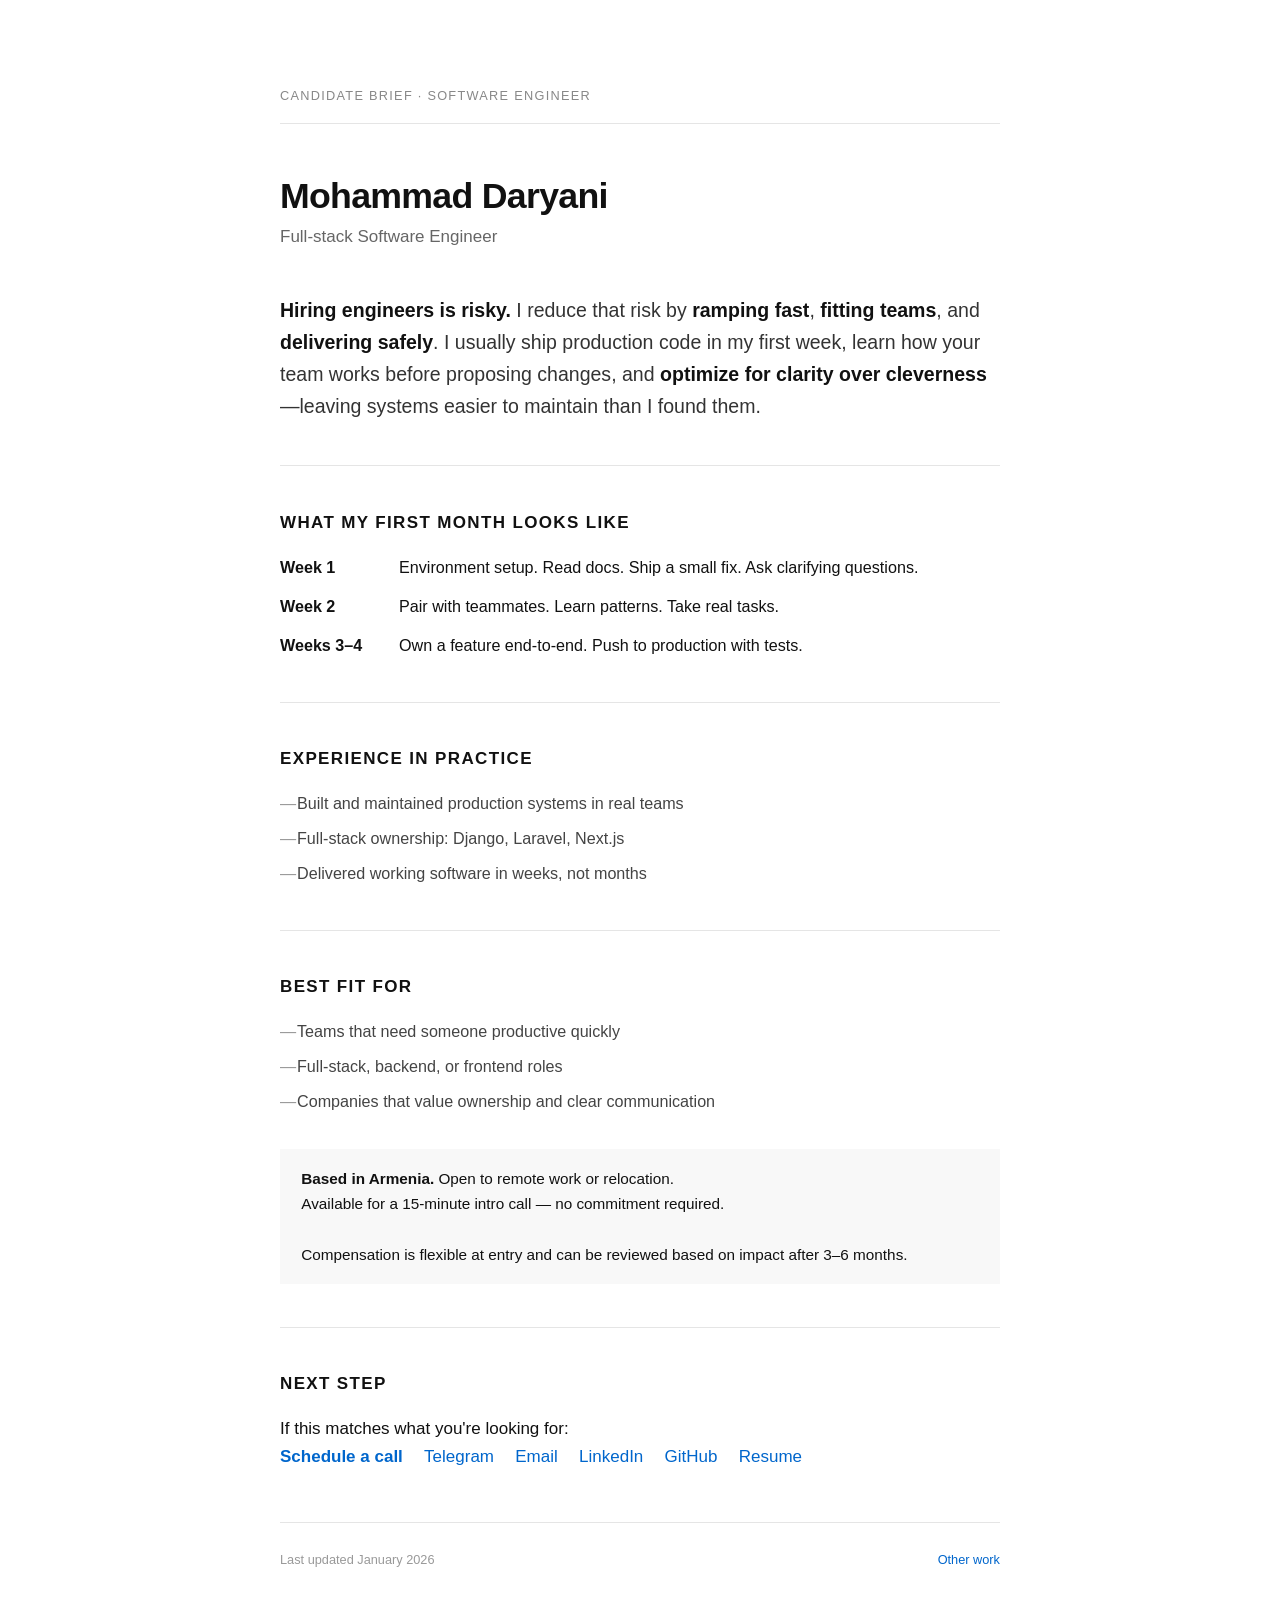
<file: index.html>
<!doctype html>
<html lang="en">
    <head>
        <meta charset="UTF-8" />
        <meta name="viewport" content="width=device-width, initial-scale=1.0" />
        <title>Mohammad Daryani — Software Engineer</title>

        <meta
            name="description"
            content="Full-stack software engineer. Fast ramp-up, strong team fit, safe delivery. Available for intro calls."
        />

        <link rel="canonical" href="https://mohammaddaryani.dev/" />
        <meta name="author" content="Mohammad Daryani" />
        <meta name="robots" content="index, follow" />

        <!-- Open Graph -->
        <meta property="og:type" content="website" />
        <meta
            property="og:title"
            content="Mohammad Daryani — Software Engineer"
        />
        <meta
            property="og:description"
            content="Hiring engineers is risky. I reduce that risk by ramping fast and delivering safely."
        />
        <meta property="og:url" content="https://mohammaddaryani.dev/" />
        <meta property="og:site_name" content="Mohammad Daryani" />
        <meta
            property="og:image"
            content="https://mohammaddaryani.dev/assets/og-image.png"
        />
        <meta property="og:locale" content="en_US" />
        <meta property="og:image:width" content="1200" />
        <meta property="og:image:height" content="630" />

        <!-- Telegram -->
        <meta name="telegram:card" content="summary_large_image" />
        <meta
            name="telegram:title"
            content="Mohammad Daryani — Software Engineer"
        />
        <meta
            name="telegram:description"
            content="Full-stack software engineer. Fast ramp-up, strong team fit, safe delivery."
        />
        <meta
            name="telegram:image"
            content="https://mohammaddaryani.dev/assets/og-image.png"
        />

        <!-- Twitter -->
        <meta name="twitter:card" content="summary_large_image" />
        <meta
            name="twitter:title"
            content="Mohammad Daryani — Software Engineer"
        />
        <meta
            name="twitter:description"
            content="Hiring engineers is risky. I reduce that risk by ramping fast and delivering safely."
        />
        <meta
            name="twitter:image"
            content="https://mohammaddaryani.dev/assets/og-image.png"
        />
        <!-- Site icon -->
        <link rel="icon" href="/assets/profile.webp" type="image/webp" />

        <!-- Clarity Tracking -->
        <script type="text/javascript">
            (function (c, l, a, r, i, t, y) {
                c[a] =
                    c[a] ||
                    function () {
                        (c[a].q = c[a].q || []).push(arguments);
                    };
                t = l.createElement(r);
                t.async = 1;
                t.src = "https://www.clarity.ms/tag/" + i;
                y = l.getElementsByTagName(r)[0];
                y.parentNode.insertBefore(t, y);
            })(window, document, "clarity", "script", "tcsae73rx0");
        </script>

        <!-- Structured Data -->
        <script type="application/ld+json">
            {
                "@context": "https://schema.org",
                "@type": "Person",
                "name": "Mohammad Daryani",
                "url": "https://mohammaddaryani.dev/",
                "sameAs": [
                    "https://linkedin.com/in/m-daryani/",
                    "https://github.com/7smd7",
                    "https://instagram.com/findirisi",
                    "https://t.me/findirisi"
                ],
                "jobTitle": "Software Engineer",
                "email": "mailto:1mo.daryani@gmail.com"
            }
        </script>

        <style>
            *,
            *::before,
            *::after {
                box-sizing: border-box;
                margin: 0;
                padding: 0;
            }

            html {
                font-size: 17px;
            }

            body {
                font-family:
                    -apple-system, BlinkMacSystemFont, "Segoe UI", Roboto,
                    sans-serif;
                line-height: 1.65;
                color: #111;
                background: #fff;
                padding: 0 1.5rem;
            }

            .page {
                max-width: 720px;
                margin: 0 auto;
                padding: 5rem 0 4rem;
            }

            .doc-header {
                font-size: 0.75rem;
                text-transform: uppercase;
                letter-spacing: 0.1em;
                color: #888;
                margin-bottom: 3rem;
                padding-bottom: 1rem;
                border-bottom: 1px solid #e5e5e5;
            }

            h1 {
                font-size: 2.1rem;
                font-weight: 600;
                letter-spacing: -0.02em;
                line-height: 1.2;
                margin-bottom: 0.3rem;
            }

            .role {
                font-size: 1rem;
                color: #666;
                margin-bottom: 2.5rem;
            }

            .lead {
                font-size: 1.15rem;
                margin-bottom: 2rem;
                color: #333;
            }

            .lead strong {
                color: #111;
            }

            .human-note {
                font-size: 0.95rem;
                color: #444;
                margin-bottom: 3rem;
            }

            hr {
                border: none;
                border-top: 1px solid #e5e5e5;
                margin: 2.5rem 0;
            }

            h2 {
                font-size: 1rem;
                font-weight: 700;
                text-transform: uppercase;
                letter-spacing: 0.08em;
                margin-bottom: 1rem;
            }

            .timeline {
                list-style: none;
            }

            .timeline li {
                display: grid;
                grid-template-columns: 6rem 1fr;
                gap: 1rem;
                margin-bottom: 0.75rem;
                font-size: 0.95rem;
            }

            .timeline-label {
                font-weight: 600;
            }

            .evidence {
                list-style: none;
            }

            .evidence li {
                margin-bottom: 0.5rem;
                padding-left: 1rem;
                position: relative;
                font-size: 0.95rem;
                color: #444;
            }

            .evidence li::before {
                content: "—";
                position: absolute;
                left: 0;
                color: #999;
            }

            .availability {
                background: #f8f8f8;
                padding: 1rem 1.25rem;
                margin: 2rem 0;
                font-size: 0.9rem;
            }

            .contact-links {
                display: flex;
                flex-wrap: wrap;
                gap: 0.75rem 1.25rem;
            }

            a {
                color: #0066cc;
                text-decoration: none;
            }

            a:hover {
                text-decoration: underline;
            }

            .contact-primary {
                font-weight: 600;
            }

            .doc-footer {
                margin-top: 3rem;
                padding-top: 1.5rem;
                border-top: 1px solid #e5e5e5;
                font-size: 0.75rem;
                color: #999;
            }

            .doc-footer-right {
                float: right;
            }
        </style>
    </head>

    <body>
        <main class="page">
            <div class="doc-header">Candidate Brief · Software Engineer</div>

            <h1>Mohammad Daryani</h1>
            <p class="role">Full-stack Software Engineer</p>

            <p class="lead">
                <strong>Hiring engineers is risky.</strong> I reduce that risk
                by <strong>ramping fast</strong>,
                <strong>fitting teams</strong>, and
                <strong>delivering safely</strong>. I usually ship production
                code in my first week, learn how your team works before
                proposing changes, and
                <strong>optimize for clarity over cleverness</strong>—leaving
                systems easier to maintain than I found them.
            </p>

            <hr />

            <h2>What my first month looks like</h2>
            <ul class="timeline">
                <li>
                    <span class="timeline-label">Week 1</span>
                    <span
                        >Environment setup. Read docs. Ship a small fix. Ask
                        clarifying questions.</span
                    >
                </li>
                <li>
                    <span class="timeline-label">Week 2</span>
                    <span
                        >Pair with teammates. Learn patterns. Take real
                        tasks.</span
                    >
                </li>
                <li>
                    <span class="timeline-label">Weeks 3–4</span>
                    <span
                        >Own a feature end-to-end. Push to production with
                        tests.</span
                    >
                </li>
            </ul>

            <hr />

            <h2>Experience in practice</h2>
            <ul class="evidence">
                <li>Built and maintained production systems in real teams</li>
                <li>Full-stack ownership: Django, Laravel, Next.js</li>
                <li>Delivered working software in weeks, not months</li>
            </ul>

            <hr />

            <h2>Best fit for</h2>
            <ul class="evidence">
                <li>Teams that need someone productive quickly</li>
                <li>Full-stack, backend, or frontend roles</li>
                <li>Companies that value ownership and clear communication</li>
            </ul>

            <div class="availability">
                <strong>Based in Armenia.</strong> Open to remote work or
                relocation.
                <br />
                Available for a 15-minute intro call — no commitment required.
                <br /><br />
                Compensation is flexible at entry and can be reviewed based on
                impact after 3–6 months.
            </div>

            <hr />

            <h2>Next step</h2>
            <p>If this matches what you're looking for:</p>

            <div class="contact-links">
                <a href="tel:+37493500374" class="contact-primary"
                    >Schedule a call</a
                >
                <a
                    href="https://t.me/findirisi"
                    target="_blank"
                    rel="noopener noreferrer"
                    >Telegram</a
                >
                <a href="mailto:1mo.daryani@gmail.com">Email</a>
                <a
                    href="https://linkedin.com/in/m-daryani/"
                    target="_blank"
                    rel="noopener noreferrer"
                    >LinkedIn</a
                >
                <a
                    href="https://github.com/7smd7"
                    target="_blank"
                    rel="noopener noreferrer"
                    >GitHub</a
                >
                <a
                    href="/MohammadDaryaniResume.pdf"
                    target="_blank"
                    rel="noopener noreferrer"
                    >Resume</a
                >
            </div>

            <footer class="doc-footer">
                Last updated January 2026
                <span class="doc-footer-right">
                    <a href="/work">Other work</a>
                </span>
            </footer>
        </main>
    </body>
</html>
</file>
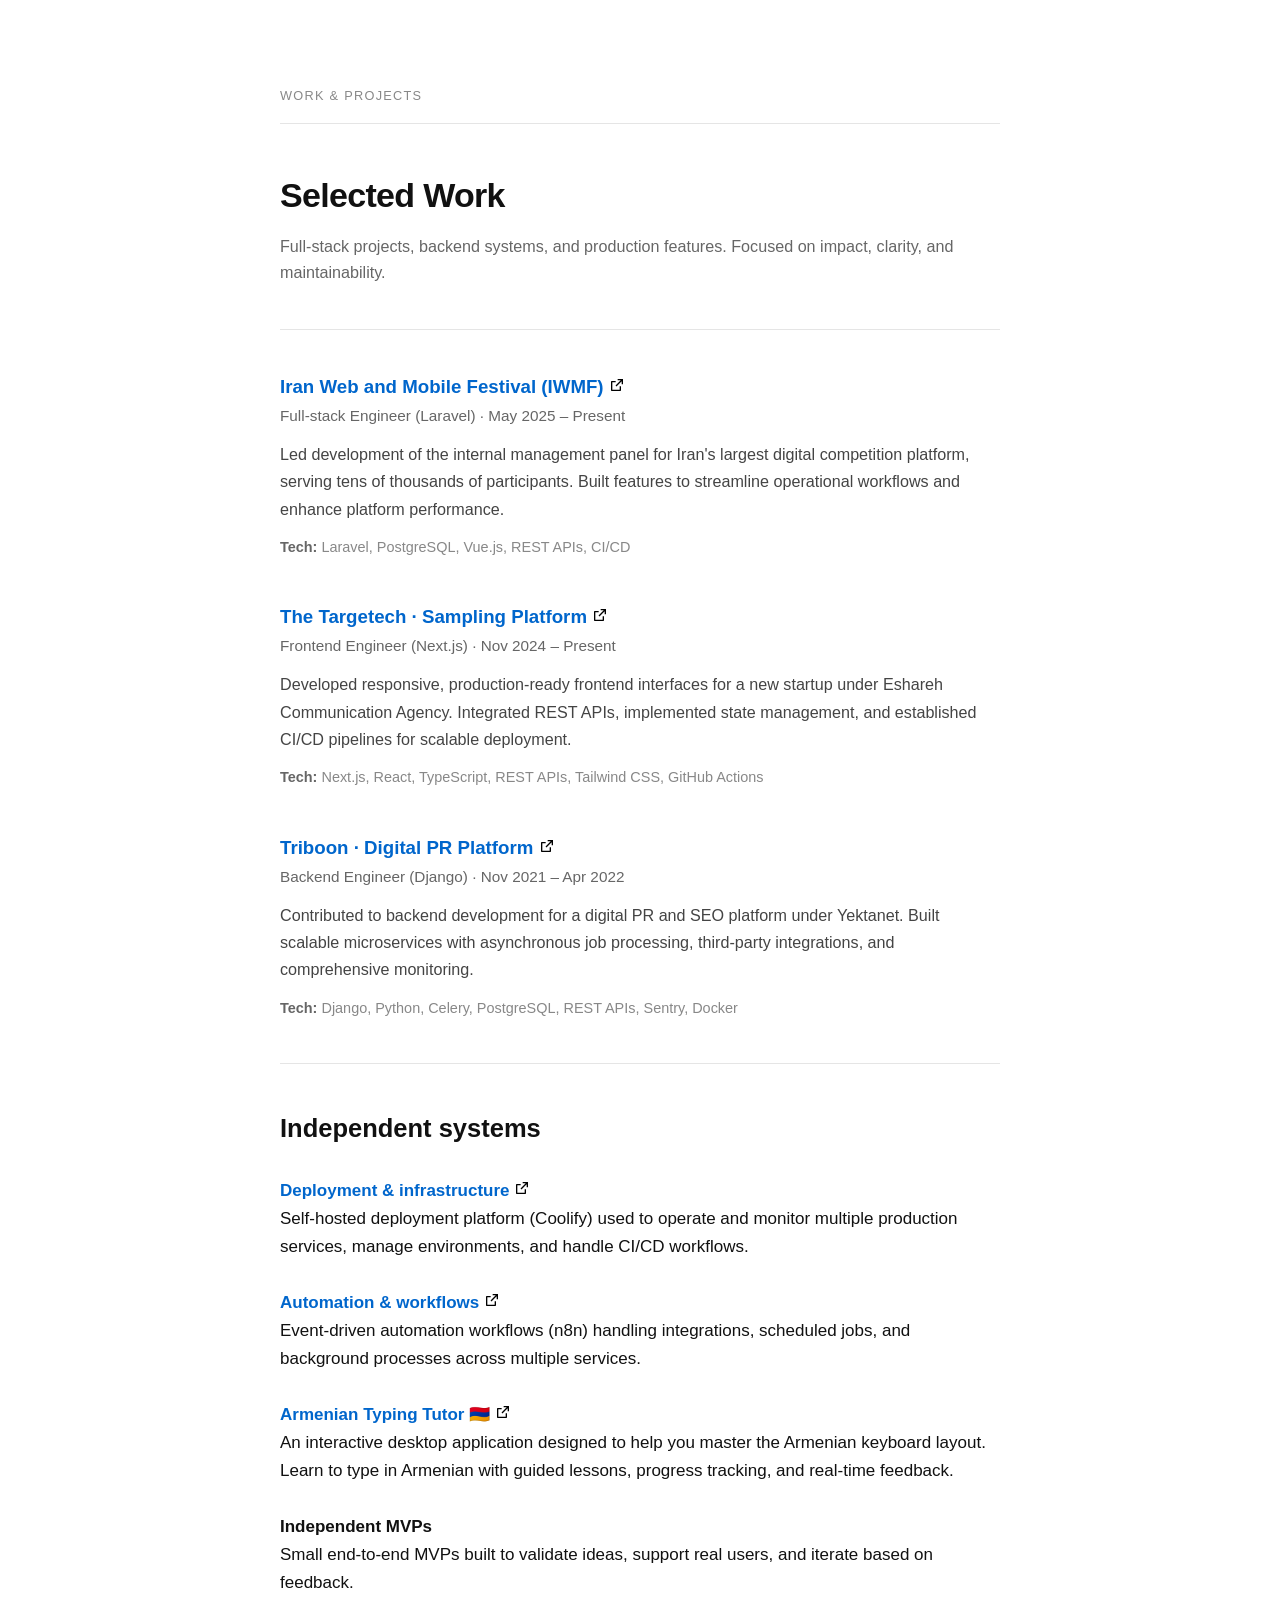
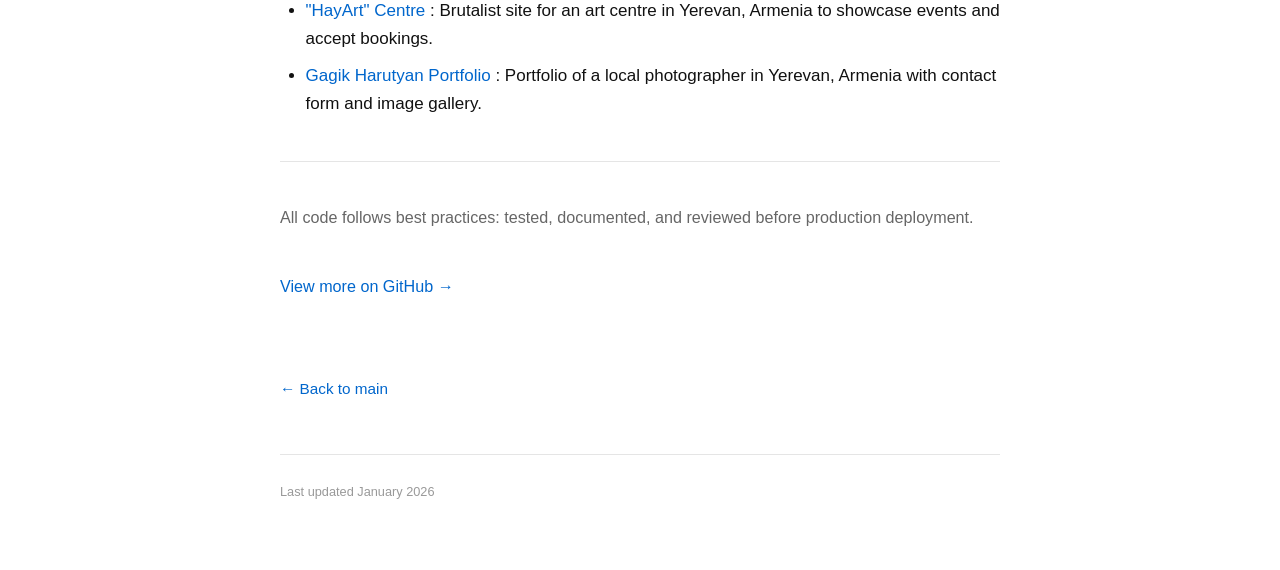
<file: work/index.html>
<!doctype html>
<html lang="en">
    <head>
        <meta charset="UTF-8" />
        <meta name="viewport" content="width=device-width, initial-scale=1.0" />
        <title>Work — Mohammad Daryani</title>

        <meta
            name="description"
            content="Selected projects and work examples. Full-stack development, backend systems, frontend interfaces."
        />

        <link rel="canonical" href="https://mohammaddaryani.dev/work" />

        <!-- Open Graph -->
        <meta property="og:title" content="Work — Mohammad Daryani" />
        <meta
            property="og:description"
            content="Selected projects and work examples."
        />
        <meta property="og:type" content="website" />
        <meta property="og:url" content="https://mohammaddaryani.dev/work" />

        <style>
            *,
            *::before,
            *::after {
                box-sizing: border-box;
                margin: 0;
                padding: 0;
            }

            html {
                font-size: 17px;
            }

            body {
                font-family:
                    -apple-system, BlinkMacSystemFont, "Segoe UI", Roboto,
                    sans-serif;
                line-height: 1.65;
                color: #111;
                background: #fff;
                padding: 0 1.5rem;
            }

            .page {
                max-width: 720px;
                margin: 0 auto;
                padding: 5rem 0 4rem;
            }

            .doc-header {
                font-size: 0.75rem;
                text-transform: uppercase;
                letter-spacing: 0.1em;
                color: #888;
                margin-bottom: 3rem;
                padding-bottom: 1rem;
                border-bottom: 1px solid #e5e5e5;
            }

            h1 {
                font-size: 2rem;
                font-weight: 600;
                letter-spacing: -0.02em;
                line-height: 1.2;
                margin-bottom: 1rem;
            }

            .intro {
                font-size: 0.95rem;
                color: #666;
                margin-bottom: 2.5rem;
            }

            hr {
                border: none;
                border-top: 1px solid #e5e5e5;
                margin: 2.5rem 0;
            }

            .work-item {
                margin-bottom: 2.5rem;
            }

            .work-item:last-child {
                margin-bottom: 0;
            }

            .work-title {
                font-size: 1.1rem;
                font-weight: 600;
                margin-bottom: 0.3rem;
            }

            .work-role {
                font-size: 0.9rem;
                color: #666;
                margin-bottom: 0.75rem;
            }

            .work-desc {
                font-size: 0.95rem;
                color: #444;
                line-height: 1.7;
                margin-bottom: 0.5rem;
            }

            .work-tech {
                font-size: 0.85rem;
                color: #888;
                margin-top: 0.75rem;
            }

            .work-tech strong {
                color: #666;
            }

            .back-link {
                display: inline-block;
                margin-top: 2rem;
                font-size: 0.9rem;
            }

            a {
                color: #0066cc;
                text-decoration: none;
            }

            a:hover {
                text-decoration: underline;
            }

            .doc-footer {
                margin-top: 3rem;
                padding-top: 1.5rem;
                border-top: 1px solid #e5e5e5;
                font-size: 0.75rem;
                color: #999;
            }

            ul {
                margin-left: 1.5rem;
                padding-left: 0;
            }

            ul li {
                margin-bottom: 0.5rem;
            }
        </style>
    </head>

    <body>
        <main class="page">
            <div class="doc-header">Work & Projects</div>

            <h1>Selected Work</h1>
            <p class="intro">
                Full-stack projects, backend systems, and production features.
                Focused on impact, clarity, and maintainability.
            </p>

            <hr />

            <!-- Work Item 1 -->
            <div class="work-item">
                <a href="https://iwmf.ir/" class="work-title">
                    Iran Web and Mobile Festival (IWMF)
                    <svg
                        viewBox="0 0 16 16"
                        fill="#000000"
                        xmlns="http://www.w3.org/2000/svg"
                        height="16"
                        width="16"
                    >
                        <path
                            d="M6.666666666666666 4v1.3333333333333333H3.333333333333333v7.333333333333333h7.333333333333333v-3.333333333333333h1.3333333333333333v4c0 0.36819999999999997 -0.29846666666666666 0.6666666666666666 -0.6666666666666666 0.6666666666666666H2.6666666666666665c-0.36818666666666666 0 -0.6666666666666666 -0.29846666666666666 -0.6666666666666666 -0.6666666666666666V4.666666666666666c0 -0.36818666666666666 0.29847999999999997 -0.6666666666666666 0.6666666666666666 -0.6666666666666666h4Zm7.333333333333333 -2v5.333333333333333h-1.3333333333333333l-0.00006666666666666667 -3.058 -5.1952 5.196066666666667 -0.9428066666666666 -0.9427999999999999L11.723266666666667 3.333333333333333H8.666666666666666V2h5.333333333333333Z"
                            stroke-width="0.6667"
                        ></path>
                    </svg>
                </a>
                <div class="work-role">
                    Full-stack Engineer (Laravel) · May 2025 – Present
                </div>
                <div class="work-desc">
                    Led development of the internal management panel for Iran's
                    largest digital competition platform, serving tens of
                    thousands of participants. Built features to streamline
                    operational workflows and enhance platform performance.
                </div>
                <div class="work-tech">
                    <strong>Tech:</strong> Laravel, PostgreSQL, Vue.js, REST
                    APIs, CI/CD
                </div>
            </div>

            <!-- Work Item 2 -->
            <div class="work-item">
                <a href="https://thetargetech.ir/" class="work-title">
                    The Targetech · Sampling Platform
                    <svg
                        viewBox="0 0 16 16"
                        fill="#000000"
                        xmlns="http://www.w3.org/2000/svg"
                        height="16"
                        width="16"
                    >
                        <path
                            d="M6.666666666666666 4v1.3333333333333333H3.333333333333333v7.333333333333333h7.333333333333333v-3.333333333333333h1.3333333333333333v4c0 0.36819999999999997 -0.29846666666666666 0.6666666666666666 -0.6666666666666666 0.6666666666666666H2.6666666666666665c-0.36818666666666666 0 -0.6666666666666666 -0.29846666666666666 -0.6666666666666666 -0.6666666666666666V4.666666666666666c0 -0.36818666666666666 0.29847999999999997 -0.6666666666666666 0.6666666666666666 -0.6666666666666666h4Zm7.333333333333333 -2v5.333333333333333h-1.3333333333333333l-0.00006666666666666667 -3.058 -5.1952 5.196066666666667 -0.9428066666666666 -0.9427999999999999L11.723266666666667 3.333333333333333H8.666666666666666V2h5.333333333333333Z"
                            stroke-width="0.6667"
                        ></path>
                    </svg>
                </a>
                <div class="work-role">
                    Frontend Engineer (Next.js) · Nov 2024 – Present
                </div>
                <div class="work-desc">
                    Developed responsive, production-ready frontend interfaces
                    for a new startup under Eshareh Communication Agency.
                    Integrated REST APIs, implemented state management, and
                    established CI/CD pipelines for scalable deployment.
                </div>
                <div class="work-tech">
                    <strong>Tech:</strong> Next.js, React, TypeScript, REST
                    APIs, Tailwind CSS, GitHub Actions
                </div>
            </div>

            <!-- Work Item 3 -->
            <div class="work-item">
                <a href="https://triboon.net/" class="work-title">
                    Triboon · Digital PR Platform
                    <svg
                        viewBox="0 0 16 16"
                        fill="#000000"
                        xmlns="http://www.w3.org/2000/svg"    
                        height="16"
                        width="16"
                    >
                        <path
                            d="M6.666666666666666 4v1.3333333333333333H3.333333333333333v7.333333333333333h7.333333333333333v-3.333333333333333h1.3333333333333333v4c0 0.36819999999999997 -0.29846666666666666 0.6666666666666666 -0.6666666666666666 0.6666666666666666H2.6666666666666665c-0.36818666666666666 0 -0.6666666666666666 -0.29846666666666666 -0.6666666666666666 -0.6666666666666666V4.666666666666666c0 -0.36818666666666666 0.29847999999999997 -0.6666666666666666 0.6666666666666666 -0.6666666666666666h4Zm7.333333333333333 -2v5.333333333333333h-1.3333333333333333l-0.00006666666666666667 -3.058 -5.1952 5.196066666666667 -0.9428066666666666 -0.9427999999999999L11.723266666666667 3.333333333333333H8.666666666666666V2h5.333333333333333Z"
                            stroke-width="0.6667"
                        ></path>
                    </svg>
                </a>
                <div class="work-role">
                    Backend Engineer (Django) · Nov 2021 – Apr 2022
                </div>
                <div class="work-desc">
                    Contributed to backend development for a digital PR and SEO
                    platform under Yektanet. Built scalable microservices with
                    asynchronous job processing, third-party integrations, and
                    comprehensive monitoring.
                </div>
                <div class="work-tech">
                    <strong>Tech:</strong> Django, Python, Celery, PostgreSQL,
                    REST APIs, Sentry, Docker
                </div>
            </div>
            <hr />

            <h2>Independent systems</h2>
            <br />
            <p>
                <a
                    href="https://coolify.mohammaddaryani.dev"
                    target="_blank"
                    rel="noopener"
                    >
                    <strong>Deployment & infrastructure</strong>
                    <svg
                        viewBox="0 0 16 16"
                        fill="#000000"
                        xmlns="http://www.w3.org/2000/svg"    
                        height="16"
                        width="16"
                    >
                        <path
                            d="M6.666666666666666 4v1.3333333333333333H3.333333333333333v7.333333333333333h7.333333333333333v-3.333333333333333h1.3333333333333333v4c0 0.36819999999999997 -0.29846666666666666 0.6666666666666666 -0.6666666666666666 0.6666666666666666H2.6666666666666665c-0.36818666666666666 0 -0.6666666666666666 -0.29846666666666666 -0.6666666666666666 -0.6666666666666666V4.666666666666666c0 -0.36818666666666666 0.29847999999999997 -0.6666666666666666 0.6666666666666666 -0.6666666666666666h4Zm7.333333333333333 -2v5.333333333333333h-1.3333333333333333l-0.00006666666666666667 -3.058 -5.1952 5.196066666666667 -0.9428066666666666 -0.9427999999999999L11.723266666666667 3.333333333333333H8.666666666666666V2h5.333333333333333Z"
                            stroke-width="0.6667"
                        ></path>
                    </svg>
                </a>
                <br />
                Self-hosted deployment platform (Coolify) used to operate and
                monitor multiple production services, manage environments, and
                handle CI/CD workflows.
                <br />
            </p>
            <br />
            <p>
                <a
                    href="https://n8n.mohammaddaryani.dev"
                    target="_blank"
                    rel="noopener"
                    >
                    <strong>Automation & workflows</strong>
                    <svg
                        viewBox="0 0 16 16"
                        fill="#000000"
                        xmlns="http://www.w3.org/2000/svg"    
                        height="16"
                        width="16"
                    >
                        <path
                            d="M6.666666666666666 4v1.3333333333333333H3.333333333333333v7.333333333333333h7.333333333333333v-3.333333333333333h1.3333333333333333v4c0 0.36819999999999997 -0.29846666666666666 0.6666666666666666 -0.6666666666666666 0.6666666666666666H2.6666666666666665c-0.36818666666666666 0 -0.6666666666666666 -0.29846666666666666 -0.6666666666666666 -0.6666666666666666V4.666666666666666c0 -0.36818666666666666 0.29847999999999997 -0.6666666666666666 0.6666666666666666 -0.6666666666666666h4Zm7.333333333333333 -2v5.333333333333333h-1.3333333333333333l-0.00006666666666666667 -3.058 -5.1952 5.196066666666667 -0.9428066666666666 -0.9427999999999999L11.723266666666667 3.333333333333333H8.666666666666666V2h5.333333333333333Z"
                            stroke-width="0.6667"
                        ></path>
                    </svg>
                </a>
                <br />
                Event-driven automation workflows (n8n) handling integrations,
                scheduled jobs, and background processes across multiple
                services.
            </p>
            <br />
            <p>
                <a
                    href="https://armenian.mohammaddaryani.dev"
                    target="_blank"
                    rel="noopener"
                    >
                    <strong>Armenian Typing Tutor 🇦🇲</strong>
                    <svg
                        viewBox="0 0 16 16"
                        fill="#000000"
                        xmlns="http://www.w3.org/2000/svg"    
                        height="16"
                        width="16"
                    >
                        <path
                            d="M6.666666666666666 4v1.3333333333333333H3.333333333333333v7.333333333333333h7.333333333333333v-3.333333333333333h1.3333333333333333v4c0 0.36819999999999997 -0.29846666666666666 0.6666666666666666 -0.6666666666666666 0.6666666666666666H2.6666666666666665c-0.36818666666666666 0 -0.6666666666666666 -0.29846666666666666 -0.6666666666666666 -0.6666666666666666V4.666666666666666c0 -0.36818666666666666 0.29847999999999997 -0.6666666666666666 0.6666666666666666 -0.6666666666666666h4Zm7.333333333333333 -2v5.333333333333333h-1.3333333333333333l-0.00006666666666666667 -3.058 -5.1952 5.196066666666667 -0.9428066666666666 -0.9427999999999999L11.723266666666667 3.333333333333333H8.666666666666666V2h5.333333333333333Z"
                            stroke-width="0.6667"
                        ></path>
                    </svg>
                </a>
                <br />
                An interactive desktop application designed to help you master the Armenian keyboard layout. Learn to type in Armenian with guided lessons, progress tracking, and real-time feedback.
            </p>
            <br />
            <p>
                <strong>Independent MVPs</strong><br />
                Small end-to-end MVPs built to validate ideas, support real
                users, and iterate based on feedback.
                <br />
                <ul>
                    <li>
                        <a
                            href="https://hayart.mohammaddaryani.dev/"
                            target="_blank"
                            rel="noopener"
                            >"HayArt" Centre</a
                        >
                        : Brutalist site for an art centre in Yerevan, Armenia to
                        showcase events and accept bookings.
                    </li>
                    <li>
                        <a
                            href="https://gagik.mohammaddaryani.dev/"
                            target="_blank"
                            rel="noopener"
                            >Gagik Harutyan Portfolio</a
                        >
                        : Portfolio of a local photographer in Yerevan, Armenia with
                        contact form and image gallery.
                    </li>
                </ul>
            </p>

            <hr />

            <p class="intro">
                All code follows best practices: tested, documented, and
                reviewed before production deployment.
            </p>

            <p class="intro">
                <a
                    href="https://github.com/7smd7"
                    target="_blank"
                    rel="noopener noreferrer"
                    >View more on GitHub →</a
                >
            </p>

            <a href="/" class="back-link">← Back to main</a>

            <footer class="doc-footer">Last updated January 2026</footer>
        </main>
    </body>
</html>
</file>
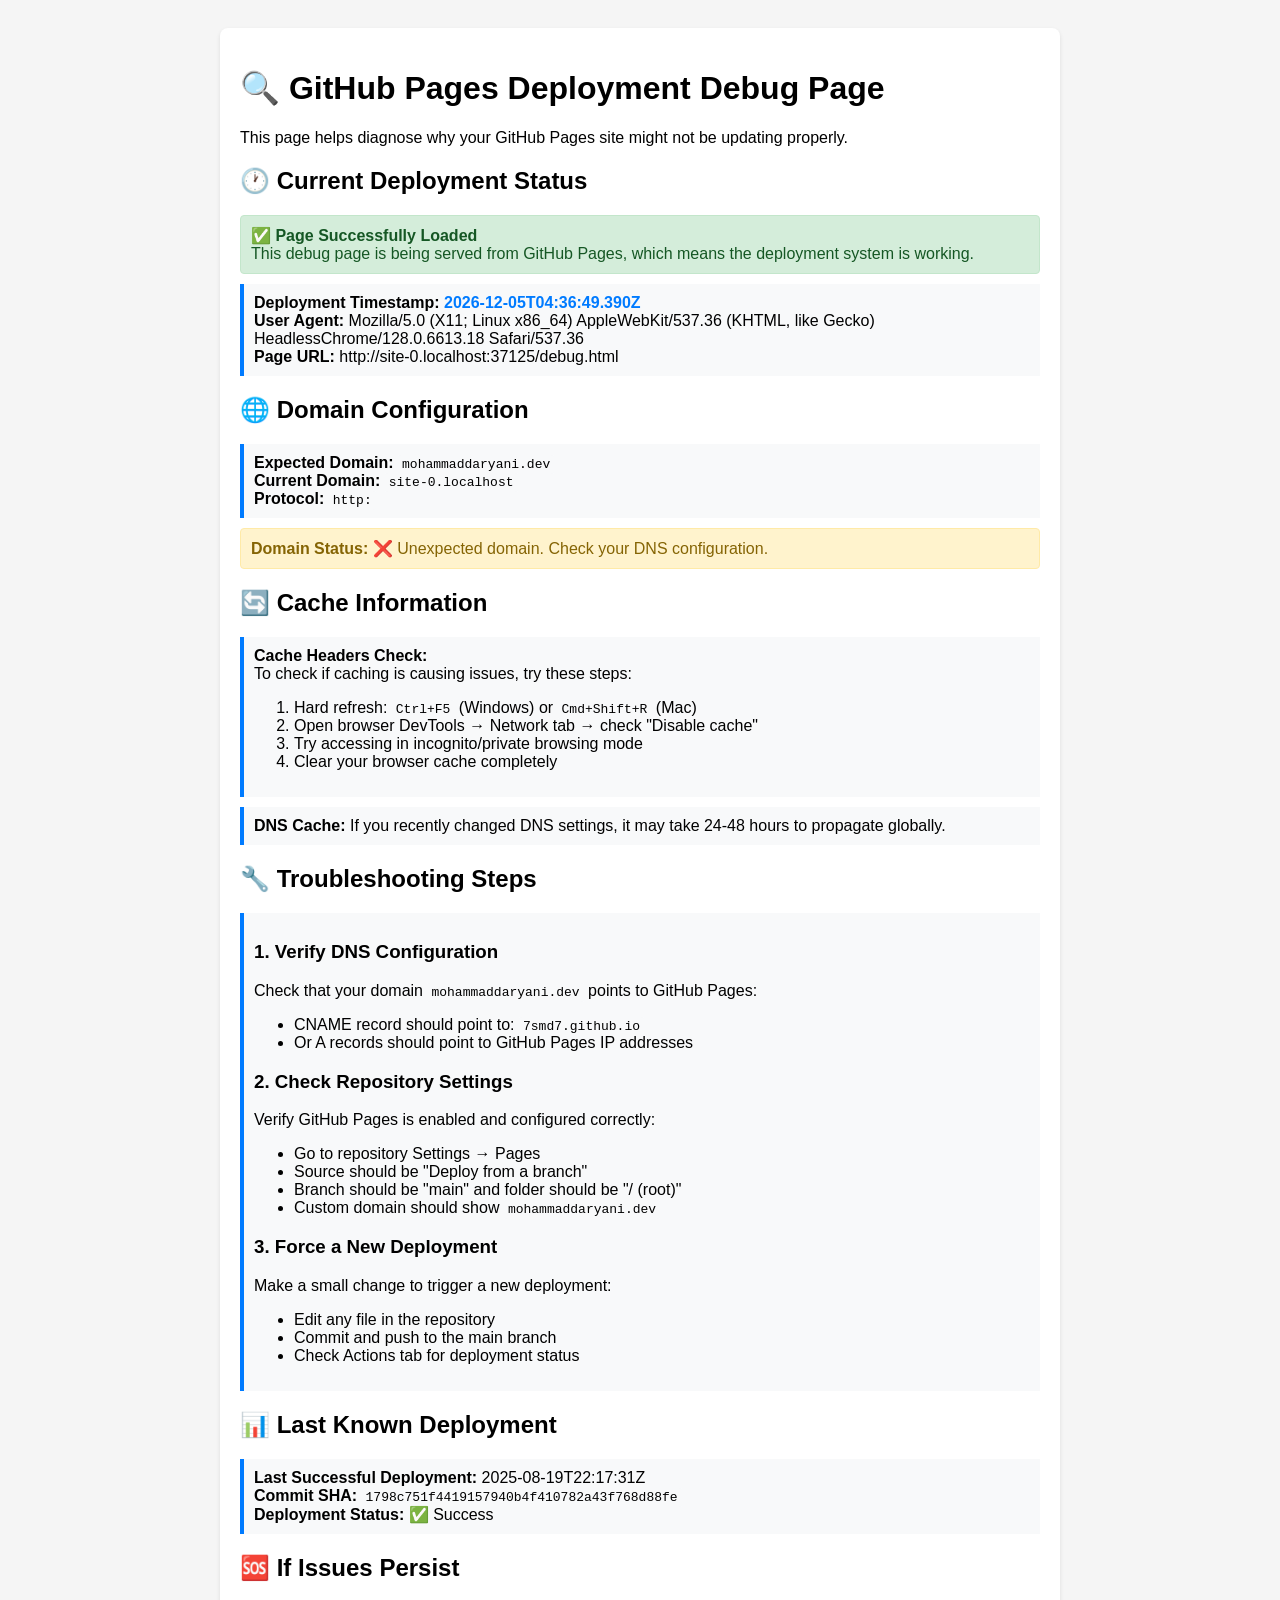
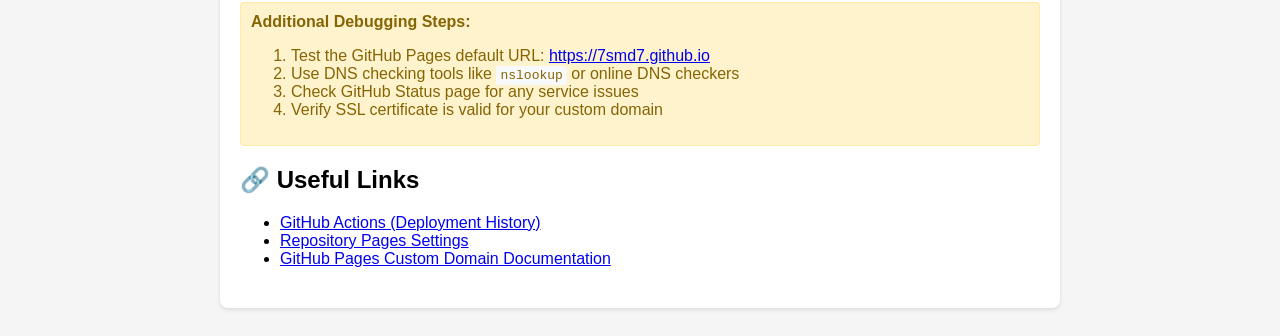
<file: debug.html>
<!DOCTYPE html>
<html lang="en">
<head>
    <meta charset="UTF-8">
    <meta name="viewport" content="width=device-width, initial-scale=1.0">
    <title>GitHub Pages Deployment Debug</title>
    <style>
        body { font-family: Arial, sans-serif; padding: 20px; background: #f5f5f5; }
        .container { max-width: 800px; margin: 0 auto; background: white; padding: 20px; border-radius: 8px; box-shadow: 0 2px 4px rgba(0,0,0,0.1); }
        .status { padding: 10px; margin: 10px 0; border-radius: 4px; }
        .success { background: #d4edda; color: #155724; border: 1px solid #c3e6cb; }
        .info { background: #d1ecf1; color: #0c5460; border: 1px solid #bee5eb; }
        .warning { background: #fff3cd; color: #856404; border: 1px solid #ffeaa7; }
        code { background: #f8f9fa; padding: 2px 4px; border-radius: 3px; font-family: monospace; }
        .timestamp { font-weight: bold; color: #007bff; }
        .section { margin: 20px 0; }
        .test-result { margin: 10px 0; padding: 10px; background: #f8f9fa; border-left: 4px solid #007bff; }
    </style>
</head>
<body>
    <div class="container">
        <h1>🔍 GitHub Pages Deployment Debug Page</h1>
        <p>This page helps diagnose why your GitHub Pages site might not be updating properly.</p>
        
        <div class="section">
            <h2>🕐 Current Deployment Status</h2>
            <div class="status success">
                <strong>✅ Page Successfully Loaded</strong><br>
                This debug page is being served from GitHub Pages, which means the deployment system is working.
            </div>
            <div class="test-result">
                <strong>Deployment Timestamp:</strong> <span class="timestamp" id="timestamp"></span><br>
                <strong>User Agent:</strong> <span id="userAgent"></span><br>
                <strong>Page URL:</strong> <span id="currentUrl"></span>
            </div>
        </div>

        <div class="section">
            <h2>🌐 Domain Configuration</h2>
            <div class="test-result">
                <strong>Expected Domain:</strong> <code>mohammaddaryani.dev</code><br>
                <strong>Current Domain:</strong> <code id="currentDomain"></code><br>
                <strong>Protocol:</strong> <code id="protocol"></code>
            </div>
            <div class="status info" id="domainStatus">
                <strong>Domain Status:</strong> <span id="domainMessage">Checking...</span>
            </div>
        </div>

        <div class="section">
            <h2>🔄 Cache Information</h2>
            <div class="test-result">
                <strong>Cache Headers Check:</strong><br>
                To check if caching is causing issues, try these steps:
                <ol>
                    <li>Hard refresh: <code>Ctrl+F5</code> (Windows) or <code>Cmd+Shift+R</code> (Mac)</li>
                    <li>Open browser DevTools → Network tab → check "Disable cache"</li>
                    <li>Try accessing in incognito/private browsing mode</li>
                    <li>Clear your browser cache completely</li>
                </ol>
            </div>
            <div class="test-result">
                <strong>DNS Cache:</strong> If you recently changed DNS settings, it may take 24-48 hours to propagate globally.
            </div>
        </div>

        <div class="section">
            <h2>🔧 Troubleshooting Steps</h2>
            <div class="test-result">
                <h3>1. Verify DNS Configuration</h3>
                <p>Check that your domain <code>mohammaddaryani.dev</code> points to GitHub Pages:</p>
                <ul>
                    <li>CNAME record should point to: <code>7smd7.github.io</code></li>
                    <li>Or A records should point to GitHub Pages IP addresses</li>
                </ul>
                
                <h3>2. Check Repository Settings</h3>
                <p>Verify GitHub Pages is enabled and configured correctly:</p>
                <ul>
                    <li>Go to repository Settings → Pages</li>
                    <li>Source should be "Deploy from a branch"</li>
                    <li>Branch should be "main" and folder should be "/ (root)"</li>
                    <li>Custom domain should show <code>mohammaddaryani.dev</code></li>
                </ul>

                <h3>3. Force a New Deployment</h3>
                <p>Make a small change to trigger a new deployment:</p>
                <ul>
                    <li>Edit any file in the repository</li>
                    <li>Commit and push to the main branch</li>
                    <li>Check Actions tab for deployment status</li>
                </ul>
            </div>
        </div>

        <div class="section">
            <h2>📊 Last Known Deployment</h2>
            <div class="test-result">
                <strong>Last Successful Deployment:</strong> 2025-08-19T22:17:31Z<br>
                <strong>Commit SHA:</strong> <code>1798c751f4419157940b4f410782a43f768d88fe</code><br>
                <strong>Deployment Status:</strong> ✅ Success
            </div>
        </div>

        <div class="section">
            <h2>🆘 If Issues Persist</h2>
            <div class="status warning">
                <strong>Additional Debugging Steps:</strong>
                <ol>
                    <li>Test the GitHub Pages default URL: <a href="https://7smd7.github.io" target="_blank">https://7smd7.github.io</a></li>
                    <li>Use DNS checking tools like <code>nslookup</code> or online DNS checkers</li>
                    <li>Check GitHub Status page for any service issues</li>
                    <li>Verify SSL certificate is valid for your custom domain</li>
                </ol>
            </div>
        </div>

        <div class="section">
            <h2>🔗 Useful Links</h2>
            <ul>
                <li><a href="https://github.com/7smd7/7smd7.github.io/actions" target="_blank">GitHub Actions (Deployment History)</a></li>
                <li><a href="https://github.com/7smd7/7smd7.github.io/settings/pages" target="_blank">Repository Pages Settings</a></li>
                <li><a href="https://docs.github.com/en/pages/configuring-a-custom-domain-for-your-github-pages-site" target="_blank">GitHub Pages Custom Domain Documentation</a></li>
            </ul>
        </div>
    </div>

    <script>
        // Set current timestamp
        document.getElementById('timestamp').textContent = new Date().toISOString();
        
        // Set user agent
        document.getElementById('userAgent').textContent = navigator.userAgent;
        
        // Set current URL
        document.getElementById('currentUrl').textContent = window.location.href;
        
        // Check domain configuration
        const currentDomain = window.location.hostname;
        const expectedDomain = 'mohammaddaryani.dev';
        
        document.getElementById('currentDomain').textContent = currentDomain;
        document.getElementById('protocol').textContent = window.location.protocol;
        
        const domainStatus = document.getElementById('domainStatus');
        const domainMessage = document.getElementById('domainMessage');
        
        if (currentDomain === expectedDomain) {
            domainMessage.textContent = '✅ Custom domain is working correctly!';
            domainStatus.className = 'status success';
        } else if (currentDomain === '7smd7.github.io') {
            domainMessage.textContent = '⚠️ Using GitHub Pages default domain. Custom domain may not be configured properly.';
            domainStatus.className = 'status warning';
        } else {
            domainMessage.textContent = '❌ Unexpected domain. Check your DNS configuration.';
            domainStatus.className = 'status warning';
        }
        
        // Add cache-busting parameter to current page info
        const urlParams = new URLSearchParams(window.location.search);
        if (!urlParams.has('v')) {
            console.log('To test cache-busting, add ?v=' + Date.now() + ' to the URL');
        }
    </script>
</body>
</html>
</file>
